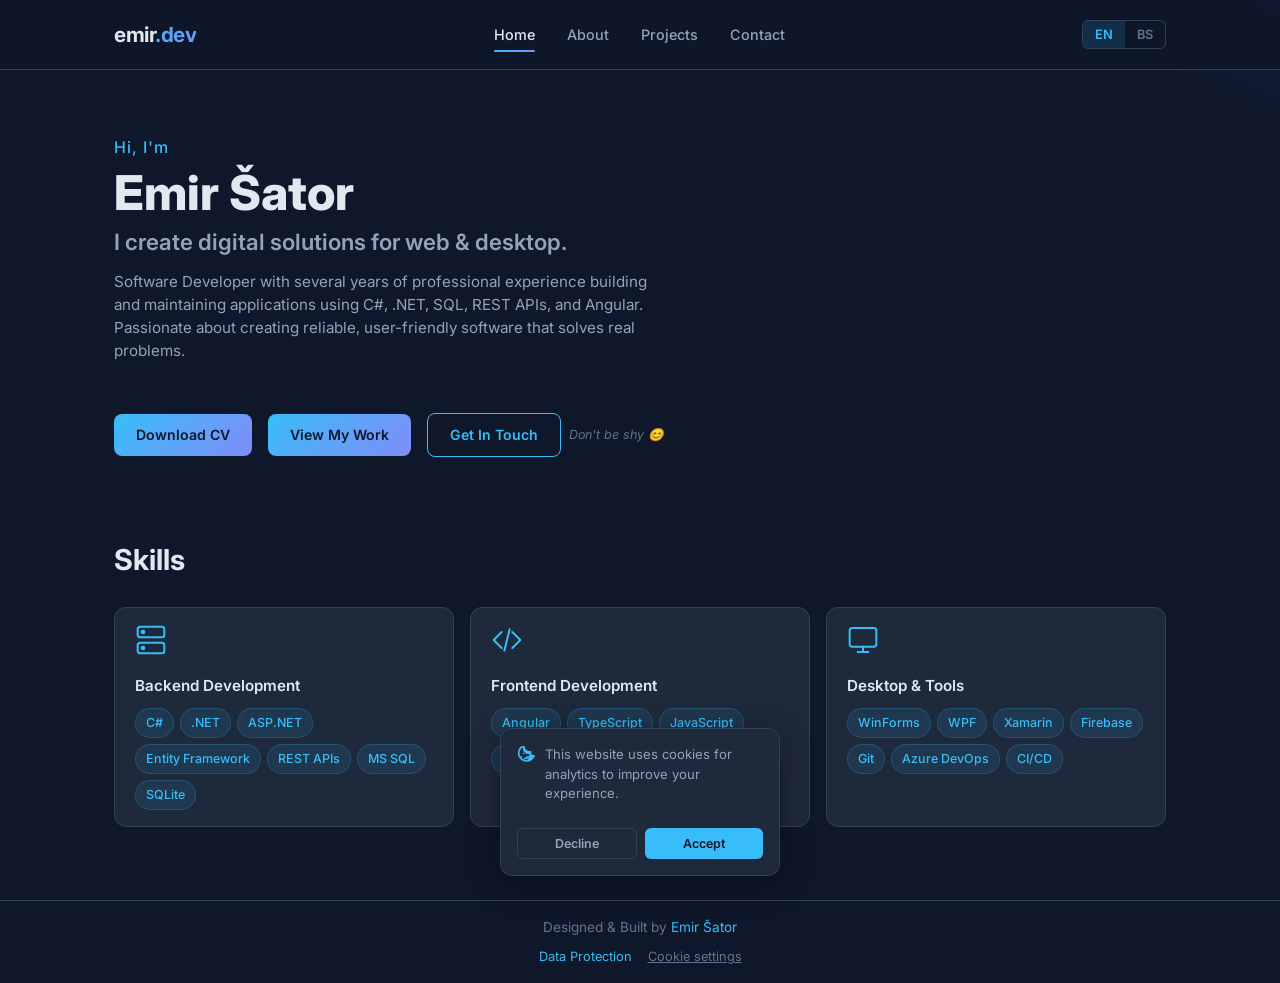
<file: index.html>
<!DOCTYPE html><html lang="en"><head><meta charset="UTF-8"><meta name="viewport" content="width=device-width,initial-scale=1"><title>Emir Šator — Software Developer</title><meta name="description" content="Portfolio of Emir Šator (Emir Sator) — Software Developer specializing in C#, .NET, Angular, and full-stack development."><meta name="keywords" content="Emir Šator, Emir Sator, Software Developer, C#, .NET, Angular, TypeScript, Full-Stack, Sarajevo, Bosnia"><meta name="author" content="Emir Šator"><meta name="google-site-verification" content="dEI9I6FQDNL4_44ouCmSN9lccCxAvQS1H7WWF9dwlFg"><meta property="og:title" content="Emir Šator — Software Developer"><meta property="og:description" content="Software Developer specializing in C#, .NET, Angular, and full-stack development."><meta property="og:type" content="website"><meta property="og:url" content="https://emir-sator.github.io/"><meta name="twitter:card" content="summary"><meta name="twitter:title" content="Emir Šator — Software Developer"><meta name="twitter:description" content="Software Developer specializing in C#, .NET, Angular, and full-stack development."><link rel="canonical" href="https://emir-sator.github.io/"><link rel="stylesheet" href="css/style.css"><link rel="icon" href="data:image/svg+xml,<svg xmlns='http://www.w3.org/2000/svg' viewBox='0 0 100 100'><text y='.9em' font-size='90'>E</text></svg>"></head><body><nav class="navbar"><div class="container"><a href="index.html" class="nav-logo">emir<span>.dev</span></a><div class="nav-links"><a href="index.html" data-i18n="nav.home">Home</a> <a href="about.html" data-i18n="nav.about">About</a> <a href="projects.html" data-i18n="nav.projects">Projects</a> <a href="contact.html" data-i18n="nav.contact">Contact</a></div><div class="nav-right"><div class="lang-switcher"><button class="lang-btn active" data-lang="en">EN</button> <button class="lang-btn" data-lang="bs">BS</button></div><button class="nav-toggle" aria-label="Toggle navigation"><span></span> <span></span> <span></span></button></div></div></nav><section class="hero hero-compact"><div class="container"><div class="hero-content"><p class="hero-greeting" data-i18n="hero.greeting">Hi, I'm</p><h1 class="hero-name">Emir Šator</h1><h2 class="hero-title" data-i18n="hero.title">I create digital solutions for web & desktop.</h2><p class="hero-desc" data-i18n="hero.desc">Software Developer with several years of professional experience building and maintaining applications using C#, .NET, SQL, REST APIs, and Angular. Passionate about creating reliable, user-friendly software that solves real problems.</p><div class="hero-buttons"><a href="files/Emir_Sator_CV.pdf" download="Emir_Šator_CV.pdf" class="btn btn-primary" data-i18n="hero.btn.cv" onclick="trackCVDownload()">Download CV</a> <a href="projects.html" class="btn btn-primary" data-i18n="hero.btn.work">View My Work</a><div class="hero-contact-wrap"><a href="contact.html" class="btn btn-outline" data-i18n="hero.btn.contact">Get In Touch</a> <span class="hero-hint" data-i18n="hero.hint"></span></div></div></div><div class="home-skills"><h2 class="home-skills-title" data-i18n="home.skills">Skills</h2><div class="skills-grid"><div class="skill-category"><div class="skill-category-icon"><svg width="32" height="32" viewBox="0 0 24 24" fill="none" stroke="var(--accent)" stroke-width="1.5" stroke-linecap="round" stroke-linejoin="round"><rect x="2" y="2" width="20" height="8" rx="2"/><rect x="2" y="14" width="20" height="8" rx="2"/><circle cx="6" cy="6" r="1" fill="var(--accent)"/><circle cx="6" cy="18" r="1" fill="var(--accent)"/></svg></div><h3 data-i18n="skill.backend">Backend Development</h3><div class="skill-tags"><span class="skill-tag">C#</span> <span class="skill-tag">.NET</span> <span class="skill-tag">ASP.NET</span> <span class="skill-tag">Entity Framework</span> <span class="skill-tag">REST APIs</span> <span class="skill-tag">MS SQL</span> <span class="skill-tag">SQLite</span></div></div><div class="skill-category"><div class="skill-category-icon"><svg width="32" height="32" viewBox="0 0 24 24" fill="none" stroke="var(--accent)" stroke-width="1.5" stroke-linecap="round" stroke-linejoin="round"><polyline points="16 18 22 12 16 6"/><polyline points="8 6 2 12 8 18"/><line x1="14" y1="4" x2="10" y2="20"/></svg></div><h3 data-i18n="skill.frontend">Frontend Development</h3><div class="skill-tags"><span class="skill-tag">Angular</span> <span class="skill-tag">TypeScript</span> <span class="skill-tag">JavaScript</span> <span class="skill-tag">HTML</span> <span class="skill-tag">CSS</span> <span class="skill-tag">AngularJS</span></div></div><div class="skill-category"><div class="skill-category-icon"><svg width="32" height="32" viewBox="0 0 24 24" fill="none" stroke="var(--accent)" stroke-width="1.5" stroke-linecap="round" stroke-linejoin="round"><rect x="2" y="3" width="20" height="14" rx="2"/><line x1="8" y1="21" x2="16" y2="21"/><line x1="12" y1="17" x2="12" y2="21"/></svg></div><h3 data-i18n="skill.desktop">Desktop & Tools</h3><div class="skill-tags"><span class="skill-tag">WinForms</span> <span class="skill-tag">WPF</span> <span class="skill-tag">Xamarin</span> <span class="skill-tag">Firebase</span> <span class="skill-tag">Git</span> <span class="skill-tag">Azure DevOps</span> <span class="skill-tag">CI/CD</span></div></div></div></div></div></section><footer class="footer"><div class="container"><p data-i18n-html="footer.credit">Designed & Built by <a href="https://github.com/emir-sator">Emir Šator</a></p><div class="footer-links"><a href="privacy.html" data-i18n="footer.privacy">Zaštita podataka</a></div></div></footer><script src="js/main.js"></script></body></html>
</file>
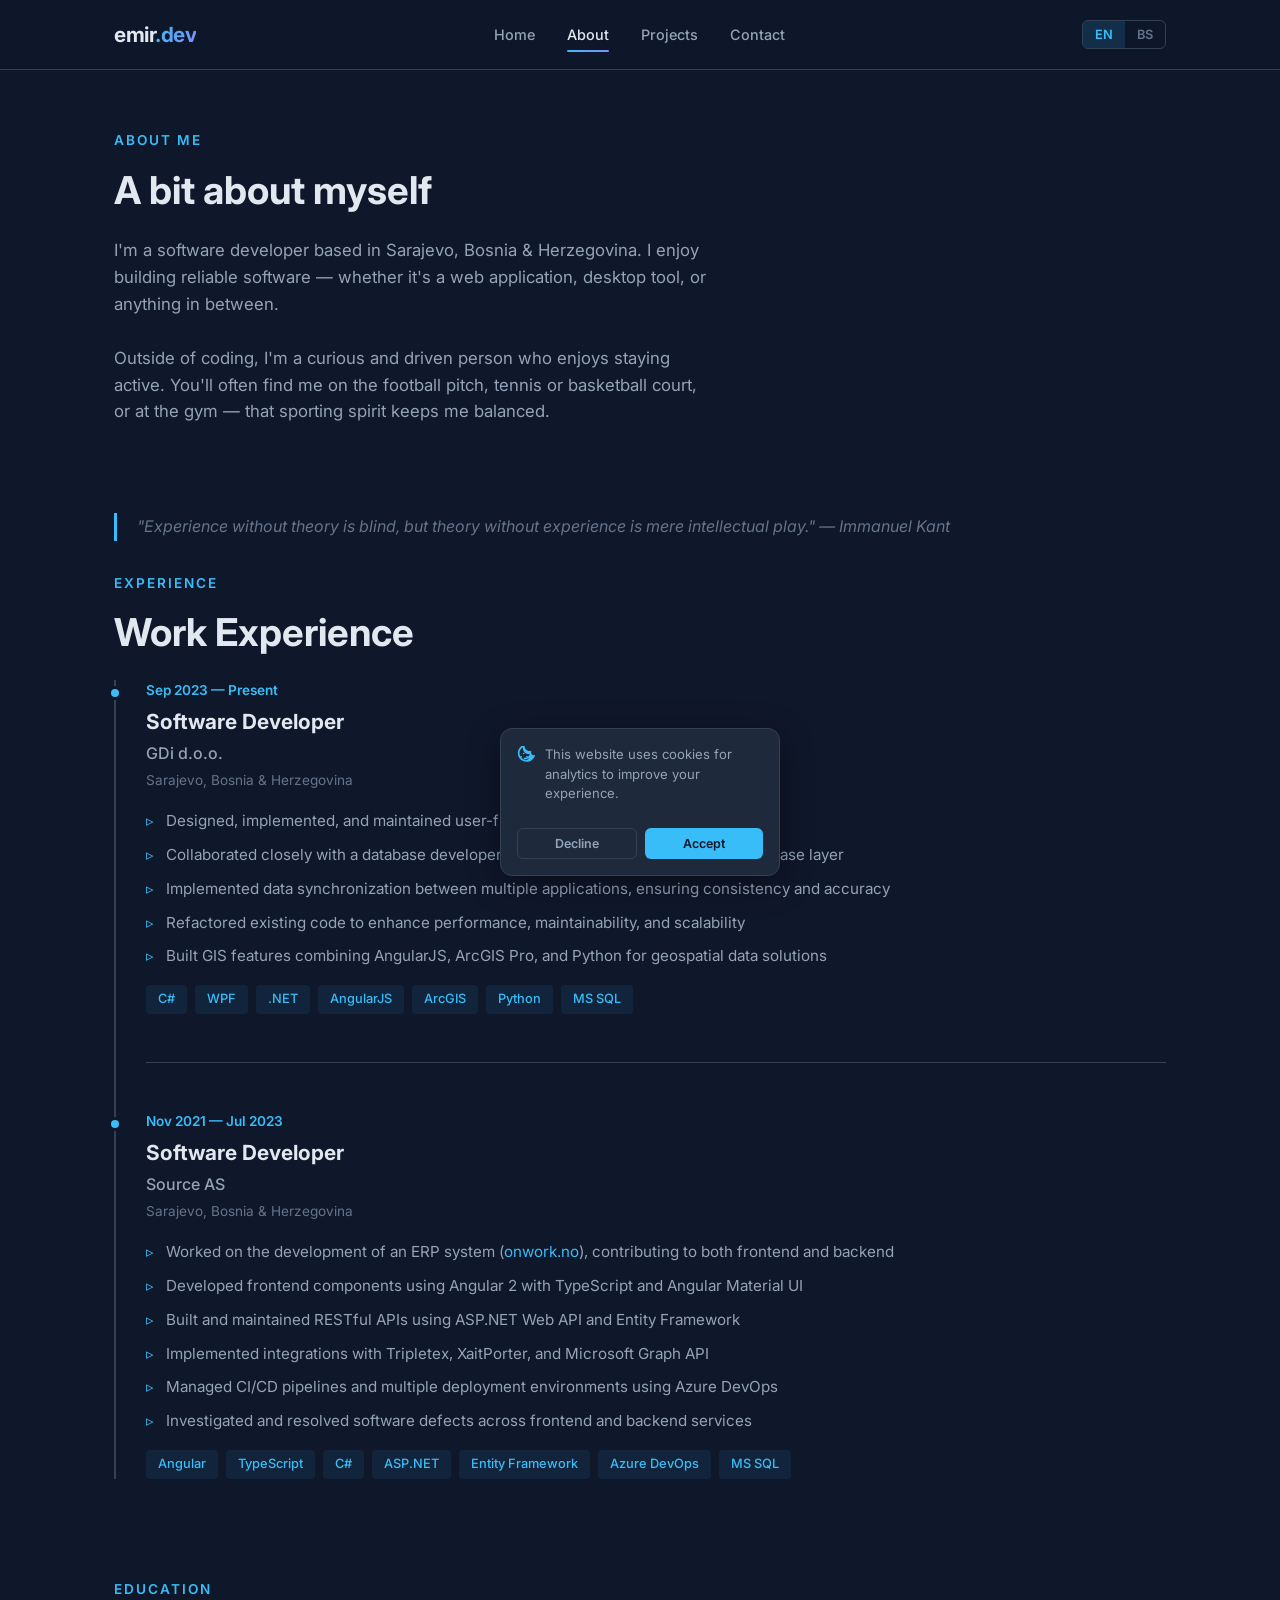
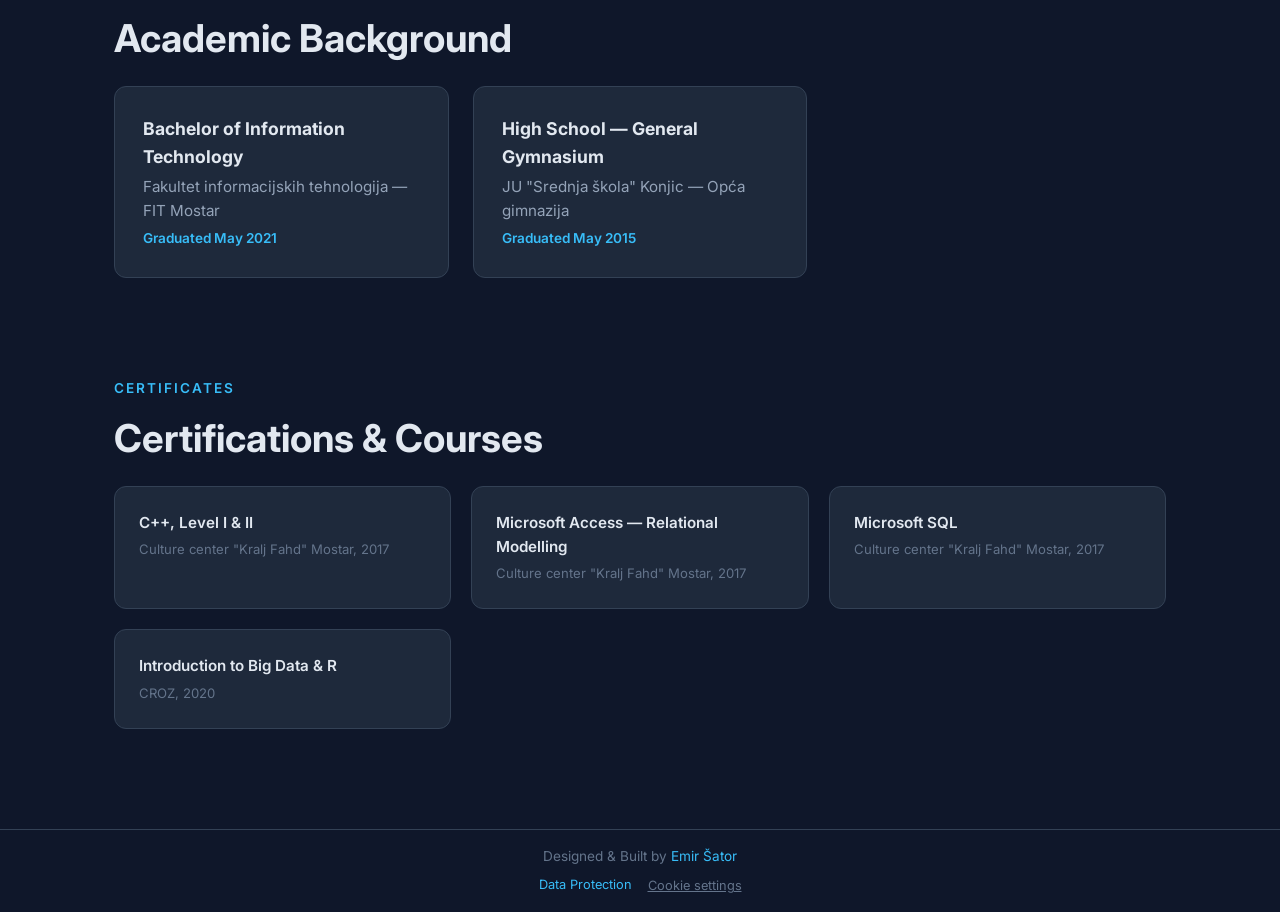
<file: about.html>
<!DOCTYPE html><html lang="en"><head><meta charset="UTF-8"><meta name="viewport" content="width=device-width,initial-scale=1"><title>About — Emir Šator</title><meta name="description" content="About Emir Šator (Emir Sator) — experience, education, and skills."><meta name="keywords" content="Emir Šator, Emir Sator, Software Developer, About, Experience, Education, Skills"><meta name="author" content="Emir Šator"><meta property="og:title" content="About — Emir Šator"><meta property="og:description" content="Experience, education, and skills of Emir Šator."><meta property="og:url" content="https://emir-sator.github.io/about.html"><link rel="canonical" href="https://emir-sator.github.io/about.html"><link rel="stylesheet" href="css/style.css"><link rel="icon" href="data:image/svg+xml,<svg xmlns='http://www.w3.org/2000/svg' viewBox='0 0 100 100'><text y='.9em' font-size='90'>E</text></svg>"></head><body><nav class="navbar"><div class="container"><a href="index.html" class="nav-logo">emir<span>.dev</span></a><div class="nav-links"><a href="index.html" data-i18n="nav.home">Home</a> <a href="about.html" data-i18n="nav.about">About</a> <a href="projects.html" data-i18n="nav.projects">Projects</a> <a href="contact.html" data-i18n="nav.contact">Contact</a></div><div class="nav-right"><div class="lang-switcher"><button class="lang-btn active" data-lang="en">EN</button> <button class="lang-btn" data-lang="bs">BS</button></div><button class="nav-toggle" aria-label="Toggle navigation"><span></span> <span></span> <span></span></button></div></div></nav><section class="section section-first"><div class="container"><p class="section-label fade-in" data-i18n="about.label">About Me</p><h1 class="section-title fade-in" data-i18n="about.title">A bit about myself</h1><p class="section-subtitle fade-in" data-i18n-html="about.desc">I'm a software developer based in Sarajevo, Bosnia & Herzegovina. I enjoy building reliable software — whether it's a web application, desktop tool, or anything in between.<br><br>Outside of coding, I'm a curious and driven person who enjoys staying active. You'll often find me on the football pitch, tennis or basketball court, or at the gym — that sporting spirit keeps me balanced.</p></div></section><section class="section section-continuation"><div class="container"><blockquote class="section-quote fade-in" data-i18n="exp.quote">"Experience without theory is blind, but theory without experience is mere intellectual play." — Immanuel Kant</blockquote><p class="section-label fade-in" data-i18n="exp.label">Experience</p><h2 class="section-title fade-in" data-i18n="exp.title">Work Experience</h2><div class="timeline"><div class="timeline-item fade-in"><div class="timeline-date" data-i18n="exp.gdi.date">Sep 2023 — Present</div><div class="timeline-role" data-i18n="exp.gdi.role">Software Developer</div><div class="timeline-company">GDi d.o.o.</div><div class="timeline-location" data-i18n="exp.gdi.location">Sarajevo, Bosnia & Herzegovina</div><ul class="timeline-desc"><li data-i18n="exp.gdi.1">Designed, implemented, and maintained user-friendly desktop applications using WPF</li><li data-i18n="exp.gdi.2">Collaborated closely with a database developer to develop and maintain a robust database layer</li><li data-i18n="exp.gdi.3">Implemented data synchronization between multiple applications, ensuring consistency and accuracy</li><li data-i18n="exp.gdi.4">Refactored existing code to enhance performance, maintainability, and scalability</li><li data-i18n="exp.gdi.5">Built GIS features combining AngularJS, ArcGIS Pro, and Python for geospatial data solutions</li></ul><div class="timeline-tech"><span>C#</span> <span>WPF</span> <span>.NET</span> <span>AngularJS</span> <span>ArcGIS</span> <span>Python</span> <span>MS SQL</span></div></div><div class="timeline-item fade-in"><div class="timeline-date" data-i18n="exp.source.date">Nov 2021 — Jul 2023</div><div class="timeline-role" data-i18n="exp.source.role">Software Developer</div><div class="timeline-company">Source AS</div><div class="timeline-location" data-i18n="exp.source.location">Sarajevo, Bosnia & Herzegovina</div><ul class="timeline-desc"><li data-i18n-html="exp.source.1">Worked on the development of an ERP system (<a href="https://www.onwork.no" target="_blank" rel="noopener">onwork.no</a>), contributing to both frontend and backend</li><li data-i18n="exp.source.2">Developed frontend components using Angular 2 with TypeScript and Angular Material UI</li><li data-i18n="exp.source.3">Built and maintained RESTful APIs using ASP.NET Web API and Entity Framework</li><li data-i18n="exp.source.4">Implemented integrations with Tripletex, XaitPorter, and Microsoft Graph API</li><li data-i18n="exp.source.5">Managed CI/CD pipelines and multiple deployment environments using Azure DevOps</li><li data-i18n="exp.source.6">Investigated and resolved software defects across frontend and backend services</li></ul><div class="timeline-tech"><span>Angular</span> <span>TypeScript</span> <span>C#</span> <span>ASP.NET</span> <span>Entity Framework</span> <span>Azure DevOps</span> <span>MS SQL</span></div></div></div></div></section><section class="section section-continuation"><div class="container"><p class="section-label fade-in" data-i18n="edu.label">Education</p><h2 class="section-title fade-in" data-i18n="edu.title">Academic Background</h2><div class="education-grid"><div class="edu-card fade-in"><h3 data-i18n="edu.fit.degree">Bachelor of Information Technology</h3><p class="school">Fakultet informacijskih tehnologija — FIT Mostar</p><p class="year" data-i18n="edu.fit.year">Graduated May 2021</p></div><div class="edu-card fade-in"><h3 data-i18n="edu.hs.degree">High School — General Gymnasium</h3><p class="school">JU "Srednja škola" Konjic — Opća gimnazija</p><p class="year" data-i18n="edu.hs.year">Graduated May 2015</p></div></div></div></section><section class="section section-continuation"><div class="container"><p class="section-label fade-in" data-i18n="cert.label">Certificates</p><h2 class="section-title fade-in" data-i18n="cert.title">Certifications & Courses</h2><div class="certs-grid"><div class="cert-card fade-in"><h4>C++, Level I & II</h4><p>Culture center "Kralj Fahd" Mostar, 2017</p></div><div class="cert-card fade-in"><h4>Microsoft Access — Relational Modelling</h4><p>Culture center "Kralj Fahd" Mostar, 2017</p></div><div class="cert-card fade-in"><h4>Microsoft SQL</h4><p>Culture center "Kralj Fahd" Mostar, 2017</p></div><div class="cert-card fade-in"><h4>Introduction to Big Data & R</h4><p>CROZ, 2020</p></div></div></div></section><footer class="footer"><div class="container"><p data-i18n-html="footer.credit">Designed & Built by <a href="https://github.com/emir-sator">Emir Šator</a></p><div class="footer-links"><a href="privacy.html" data-i18n="footer.privacy">Zaštita podataka</a></div></div></footer><script src="js/main.js"></script></body></html>
</file>
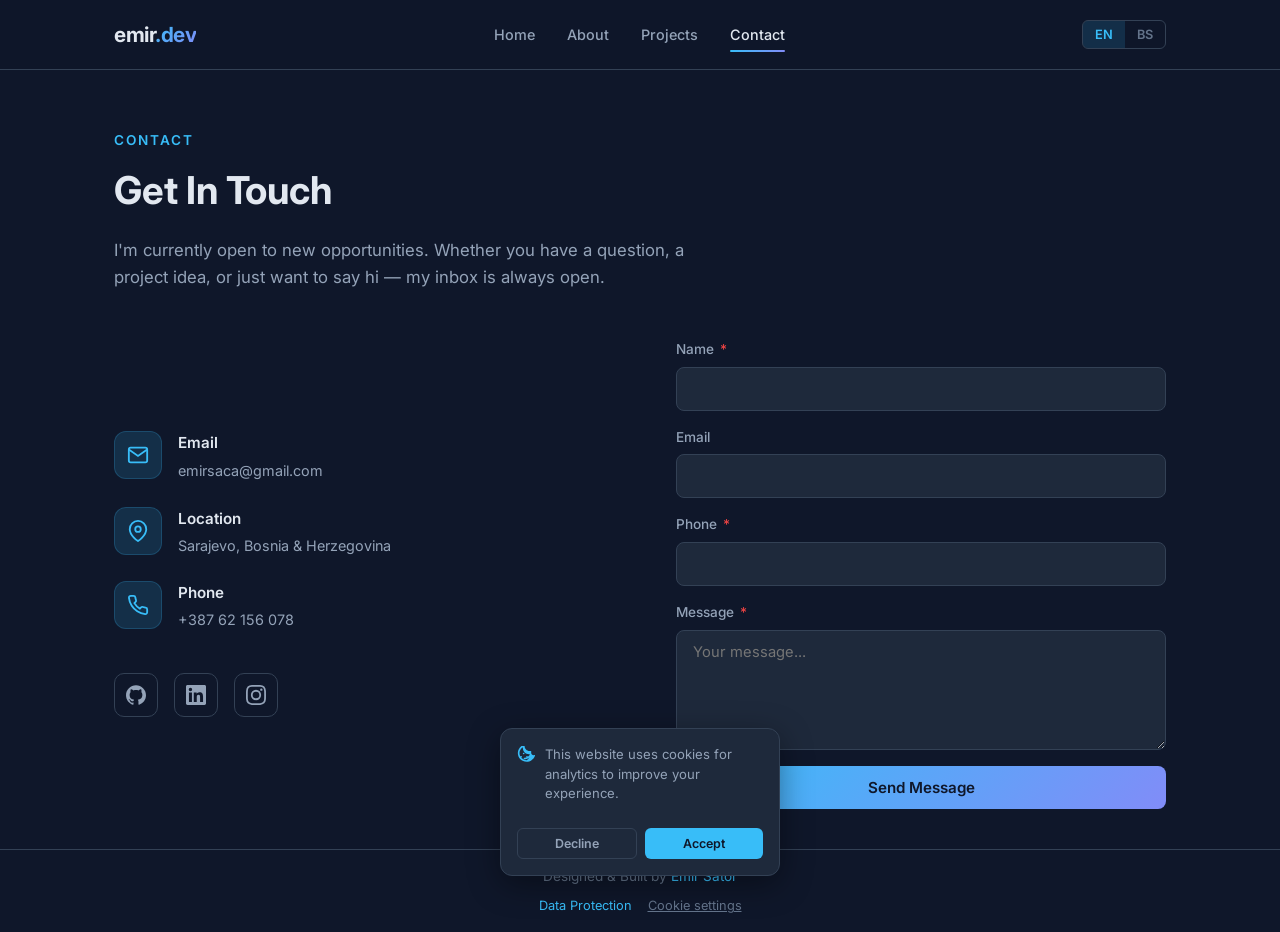
<file: contact.html>
<!DOCTYPE html><html lang="en"><head><meta charset="UTF-8"><meta name="viewport" content="width=device-width,initial-scale=1"><title>Contact — Emir Šator</title><meta name="description" content="Get in touch with Emir Šator (Emir Sator) — Software Developer based in Sarajevo."><meta name="keywords" content="Emir Šator, Emir Sator, Software Developer, Contact, Sarajevo"><meta name="author" content="Emir Šator"><meta property="og:title" content="Contact — Emir Šator"><meta property="og:description" content="Get in touch with Emir Šator — Software Developer based in Sarajevo."><meta property="og:url" content="https://emir-sator.github.io/contact.html"><link rel="canonical" href="https://emir-sator.github.io/contact.html"><link rel="stylesheet" href="css/style.css"><link rel="icon" href="data:image/svg+xml,<svg xmlns='http://www.w3.org/2000/svg' viewBox='0 0 100 100'><text y='.9em' font-size='90'>E</text></svg>"></head><body><nav class="navbar"><div class="container"><a href="index.html" class="nav-logo">emir<span>.dev</span></a><div class="nav-links"><a href="index.html" data-i18n="nav.home">Home</a> <a href="about.html" data-i18n="nav.about">About</a> <a href="projects.html" data-i18n="nav.projects">Projects</a> <a href="contact.html" data-i18n="nav.contact">Contact</a></div><div class="nav-right"><div class="lang-switcher"><button class="lang-btn active" data-lang="en">EN</button> <button class="lang-btn" data-lang="bs">BS</button></div><button class="nav-toggle" aria-label="Toggle navigation"><span></span> <span></span> <span></span></button></div></div></nav><section class="section section-first"><div class="container"><p class="section-label fade-in" data-i18n="contact.label">Contact</p><h1 class="section-title fade-in" data-i18n="contact.title">Get In Touch</h1><p class="section-subtitle fade-in" data-i18n="contact.desc">I'm currently open to new opportunities. Whether you have a question, a project idea, or just want to say hi — my inbox is always open.</p><div class="contact-grid"><div class="contact-info fade-in"><div class="contact-item"><div class="contact-icon"><svg viewBox="0 0 24 24" fill="none" stroke="currentColor" stroke-width="2"><path d="M4 4h16c1.1 0 2 .9 2 2v12c0 1.1-.9 2-2 2H4c-1.1 0-2-.9-2-2V6c0-1.1.9-2 2-2z"/><polyline points="22,6 12,13 2,6"/></svg></div><div><h4 data-i18n="contact.email">Email</h4><a href="mailto:emirsaca@gmail.com">emirsaca@gmail.com</a></div></div><div class="contact-item"><div class="contact-icon"><svg viewBox="0 0 24 24" fill="none" stroke="currentColor" stroke-width="2"><path d="M21 10c0 7-9 13-9 13s-9-6-9-13a9 9 0 0 1 18 0z"/><circle cx="12" cy="10" r="3"/></svg></div><div><h4 data-i18n="contact.location">Location</h4><p data-i18n="contact.location.value">Sarajevo, Bosnia & Herzegovina</p></div></div><div class="contact-item"><div class="contact-icon"><svg viewBox="0 0 24 24" fill="none" stroke="currentColor" stroke-width="2"><path d="M22 16.92v3a2 2 0 0 1-2.18 2 19.79 19.79 0 0 1-8.63-3.07 19.5 19.5 0 0 1-6-6 19.79 19.79 0 0 1-3.07-8.67A2 2 0 0 1 4.11 2h3a2 2 0 0 1 2 1.72 12.84 12.84 0 0 0 .7 2.81 2 2 0 0 1-.45 2.11L8.09 9.91a16 16 0 0 0 6 6l1.27-1.27a2 2 0 0 1 2.11-.45 12.84 12.84 0 0 0 2.81.7A2 2 0 0 1 22 16.92z"/></svg></div><div><h4 data-i18n="contact.phone">Phone</h4><a href="tel:+38762156078">+387 62 156 078</a></div></div><div class="social-links"><a href="https://github.com/emir-sator" target="_blank" rel="noopener" class="social-link" aria-label="GitHub"><svg viewBox="0 0 24 24"><path d="M12 .297c-6.63 0-12 5.373-12 12 0 5.303 3.438 9.8 8.205 11.385.6.113.82-.258.82-.577 0-.285-.01-1.04-.015-2.04-3.338.724-4.042-1.61-4.042-1.61C4.422 18.07 3.633 17.7 3.633 17.7c-1.087-.744.084-.729.084-.729 1.205.084 1.838 1.236 1.838 1.236 1.07 1.835 2.809 1.305 3.495.998.108-.776.417-1.305.76-1.605-2.665-.3-5.466-1.332-5.466-5.93 0-1.31.465-2.38 1.235-3.22-.135-.303-.54-1.523.105-3.176 0 0 1.005-.322 3.3 1.23.96-.267 1.98-.399 3-.405 1.02.006 2.04.138 3 .405 2.28-1.552 3.285-1.23 3.285-1.23.645 1.653.24 2.873.12 3.176.765.84 1.23 1.91 1.23 3.22 0 4.61-2.805 5.625-5.475 5.92.42.36.81 1.096.81 2.22 0 1.606-.015 2.896-.015 3.286 0 .315.21.69.825.57C20.565 22.092 24 17.592 24 12.297c0-6.627-5.373-12-12-12"/></svg> </a><a href="https://linkedin.com/in/emir-%C5%A1ator-a51629130" target="_blank" rel="noopener" class="social-link" aria-label="LinkedIn"><svg viewBox="0 0 24 24"><path d="M20.447 20.452h-3.554v-5.569c0-1.328-.027-3.037-1.852-3.037-1.853 0-2.136 1.445-2.136 2.939v5.667H9.351V9h3.414v1.561h.046c.477-.9 1.637-1.85 3.37-1.85 3.601 0 4.267 2.37 4.267 5.455v6.286zM5.337 7.433a2.062 2.062 0 01-2.063-2.065 2.064 2.064 0 112.063 2.065zm1.782 13.019H3.555V9h3.564v11.452zM22.225 0H1.771C.792 0 0 .774 0 1.729v20.542C0 23.227.792 24 1.771 24h20.451C23.2 24 24 23.227 24 22.271V1.729C24 .774 23.2 0 22.222 0h.003z"/></svg> </a><a href="https://instagram.com/emir.5_" target="_blank" rel="noopener" class="social-link" aria-label="Instagram"><svg viewBox="0 0 24 24"><path d="M12 2.163c3.204 0 3.584.012 4.85.07 3.252.148 4.771 1.691 4.919 4.919.058 1.265.069 1.645.069 4.849 0 3.205-.012 3.584-.069 4.849-.149 3.225-1.664 4.771-4.919 4.919-1.266.058-1.644.07-4.85.07-3.204 0-3.584-.012-4.849-.07-3.26-.149-4.771-1.699-4.919-4.92-.058-1.265-.07-1.644-.07-4.849 0-3.204.013-3.583.07-4.849.149-3.227 1.664-4.771 4.919-4.919 1.266-.057 1.645-.069 4.849-.069zM12 0C8.741 0 8.333.014 7.053.072 2.695.272.273 2.69.073 7.052.014 8.333 0 8.741 0 12c0 3.259.014 3.668.072 4.948.2 4.358 2.618 6.78 6.98 6.98C8.333 23.986 8.741 24 12 24c3.259 0 3.668-.014 4.948-.072 4.354-.2 6.782-2.618 6.979-6.98.059-1.28.073-1.689.073-4.948 0-3.259-.014-3.667-.072-4.947-.196-4.354-2.617-6.78-6.979-6.98C15.668.014 15.259 0 12 0zm0 5.838a6.162 6.162 0 100 12.324 6.162 6.162 0 000-12.324zM12 16a4 4 0 110-8 4 4 0 010 8zm6.406-11.845a1.44 1.44 0 100 2.881 1.44 1.44 0 000-2.881z"/></svg></a></div></div><div class="form-success" data-i18n="form.success">Thank you! Your message has been sent successfully.</div><form class="contact-form fade-in" action="https://formspree.io/f/xoedpwaq" method="POST" novalidate><div class="form-group"><label for="name"><span data-i18n="form.name">Name</span> <span class="required">*</span></label> <input type="text" id="name" name="name" placeholder=" " required> <span class="form-error" data-i18n="form.name.error">Please enter your name.</span></div><div class="form-group"><label for="email"><span data-i18n="form.email">Email</span></label> <input type="email" id="email" name="email" placeholder=" "> <span class="form-error" data-i18n="form.email.error">Please enter a valid email address.</span></div><div class="form-group"><label for="phone"><span data-i18n="form.phone">Phone</span> <span class="required">*</span></label> <input type="tel" id="phone" name="phone" placeholder=" " required> <span class="form-error" data-i18n="form.phone.error">Please enter your phone number.</span></div><div class="form-group"><label for="message"><span data-i18n="form.message">Message</span> <span class="required">*</span></label> <textarea id="message" name="message" data-i18n-placeholder="form.message.placeholder" placeholder="Your message..." required></textarea> <span class="form-error" data-i18n="form.message.error">Please enter a message.</span></div><button type="submit" class="btn btn-primary btn-full" data-i18n="form.submit">Send Message</button></form></div></div></section><footer class="footer"><div class="container"><p data-i18n-html="footer.credit">Designed & Built by <a href="https://github.com/emir-sator">Emir Šator</a></p><div class="footer-links"><a href="privacy.html" data-i18n="footer.privacy">Zaštita podataka</a></div></div></footer><script src="js/main.js"></script></body></html>
</file>
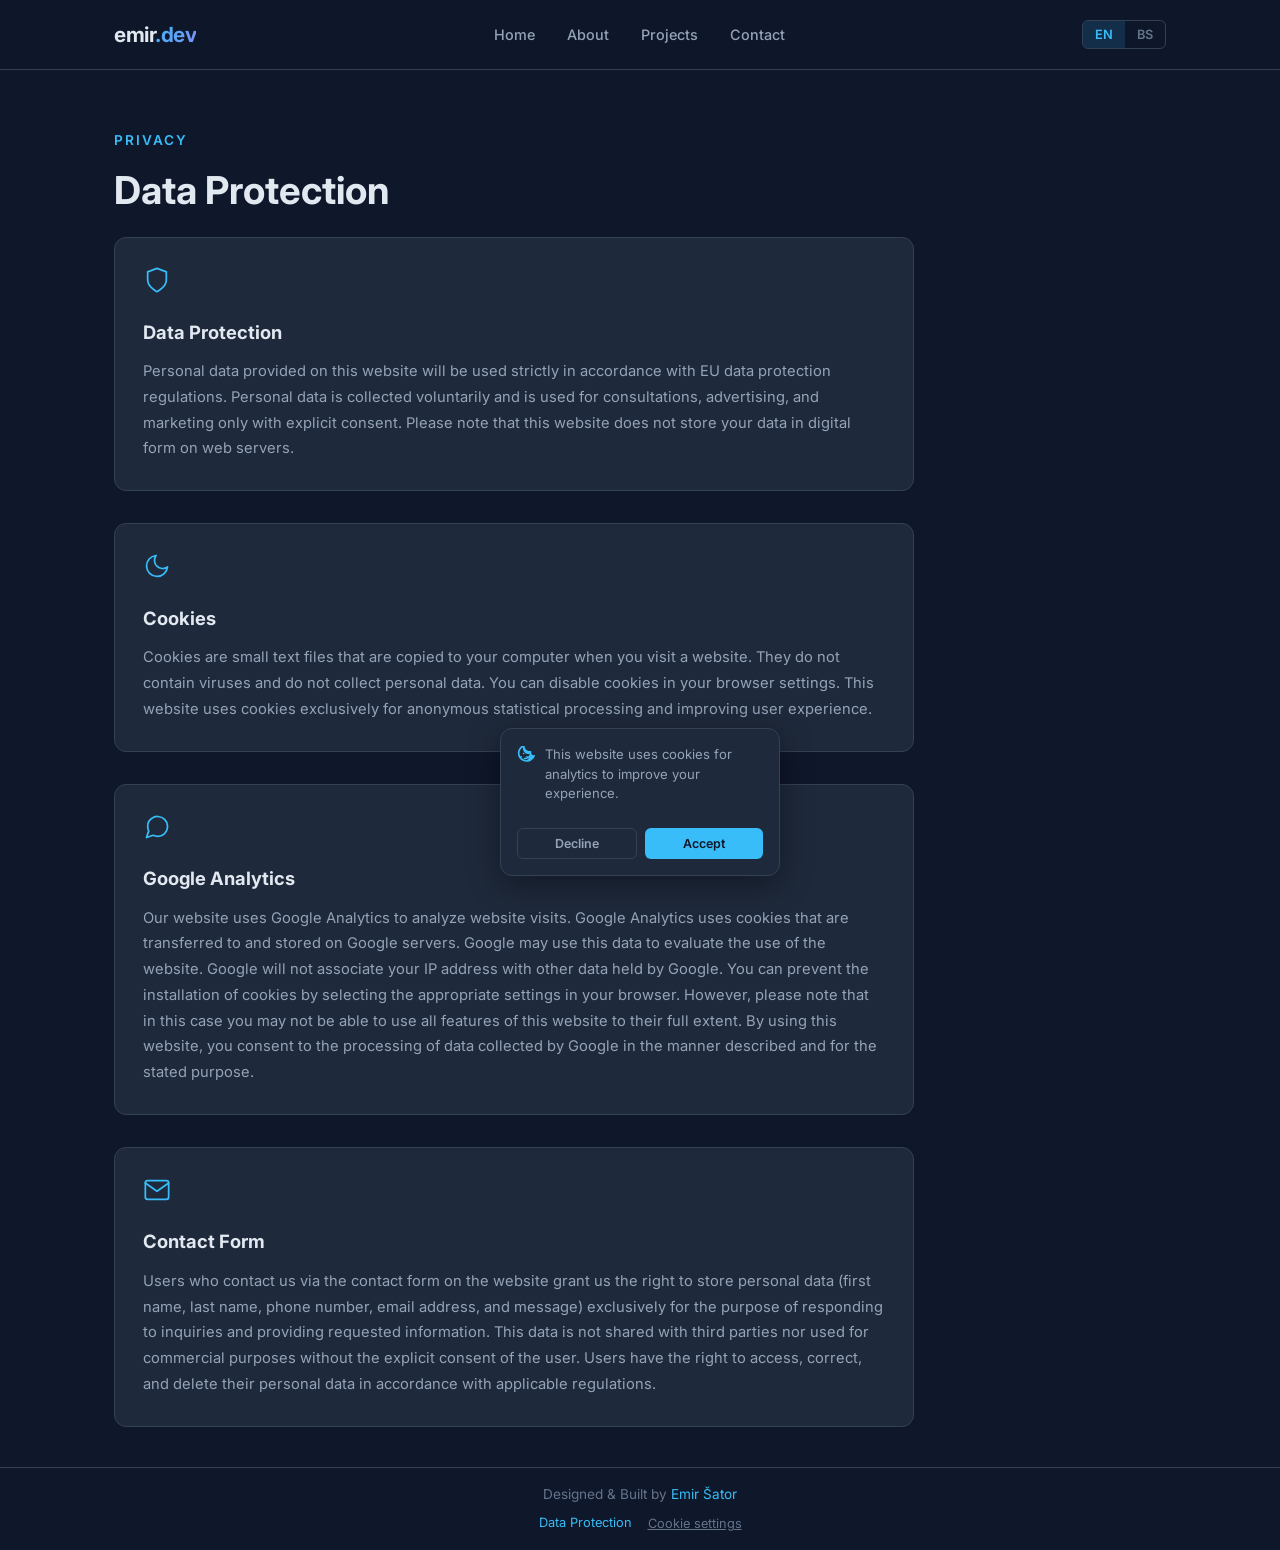
<file: privacy.html>
<!DOCTYPE html><html lang="bs"><head><meta charset="UTF-8"><meta name="viewport" content="width=device-width,initial-scale=1"><title>Zaštita podataka — Emir Šator</title><meta name="description" content="Zaštita podataka i uslovi korištenja web stranice Emir Šator (Emir Sator)."><meta name="keywords" content="Emir Šator, Emir Sator, Zaštita podataka, Privatnost, Kolačići"><meta name="author" content="Emir Šator"><meta property="og:title" content="Zaštita podataka — Emir Šator"><meta property="og:description" content="Zaštita podataka i uslovi korištenja web stranice."><meta property="og:url" content="https://emir-sator.github.io/privacy.html"><link rel="canonical" href="https://emir-sator.github.io/privacy.html"><link rel="stylesheet" href="css/style.css"><link rel="icon" href="data:image/svg+xml,<svg xmlns='http://www.w3.org/2000/svg' viewBox='0 0 100 100'><text y='.9em' font-size='90'>E</text></svg>"></head><body><nav class="navbar"><div class="container"><a href="index.html" class="nav-logo">emir<span>.dev</span></a><div class="nav-links"><a href="index.html" data-i18n="nav.home">Home</a> <a href="about.html" data-i18n="nav.about">About</a> <a href="projects.html" data-i18n="nav.projects">Projects</a> <a href="contact.html" data-i18n="nav.contact">Contact</a></div><div class="nav-right"><div class="lang-switcher"><button class="lang-btn active" data-lang="en">EN</button> <button class="lang-btn" data-lang="bs">BS</button></div><button class="nav-toggle" aria-label="Toggle navigation"><span></span> <span></span> <span></span></button></div></div></nav><section class="section section-first"><div class="container"><p class="section-label fade-in" data-i18n="privacy.label">Privacy</p><h1 class="section-title fade-in" data-i18n="privacy.title">Zaštita podataka</h1><div class="privacy-content fade-in"><div class="privacy-block"><div class="privacy-icon"><svg width="28" height="28" viewBox="0 0 24 24" fill="none" stroke="var(--accent)" stroke-width="1.5" stroke-linecap="round" stroke-linejoin="round"><path d="M12 22s8-4 8-10V5l-8-3-8 3v7c0 6 8 10 8 10z"/></svg></div><h2 data-i18n="privacy.data.title">Zaštita podataka</h2><p data-i18n="privacy.data.text">Osobni podaci navedeni na prezentaciji koristit će se strogo u skladu s odredbama zakona o zaštiti podataka EU-a. Osobni podaci se prikupljaju dobrovoljno te se koriste za konzultacije, oglašavanje i marketing samo uz izričit pristanak. Napominjemo da ova web stranica ne pohranjuje Vaše podatke u digitalnom obliku na web poslužiteljima.</p></div><div class="privacy-block"><div class="privacy-icon"><svg width="28" height="28" viewBox="0 0 24 24" fill="none" stroke="var(--accent)" stroke-width="1.5" stroke-linecap="round" stroke-linejoin="round"><path d="M21 12.79A9 9 0 1 1 11.21 3 7 7 0 0 0 21 12.79z"/></svg></div><h2 data-i18n="privacy.cookies.title">Kolačići (Cookies)</h2><p data-i18n="privacy.cookies.text">Kolačići su male tekstualne datoteke koje se kopiraju na vaše računalo kada posjetite web stranicu. Ne sadrže viruse i ne prikupljaju osobne podatke. Možete onemogućiti kolačiće u postavkama vašeg preglednika. Stranica koristi kolačiće isključivo za anonimnu statističku obradu i poboljšanje korisničkog iskustva.</p></div><div class="privacy-block"><div class="privacy-icon"><svg width="28" height="28" viewBox="0 0 24 24" fill="none" stroke="var(--accent)" stroke-width="1.5" stroke-linecap="round" stroke-linejoin="round"><path d="M21 11.5a8.38 8.38 0 0 1-.9 3.8 8.5 8.5 0 0 1-7.6 4.7 8.38 8.38 0 0 1-3.8-.9L3 21l1.9-5.7a8.38 8.38 0 0 1-.9-3.8 8.5 8.5 0 0 1 4.7-7.6 8.38 8.38 0 0 1 3.8-.9h.5a8.48 8.48 0 0 1 8 8v.5z"/></svg></div><h2 data-i18n="privacy.analytics.title">Google Analytics</h2><p data-i18n="privacy.analytics.text">Web stranica koristi Google Analytics za analizu posjeta web stranici. Google Analytics koristi kolačiće koji se prenose na Google servere i pohranjuju na njima. Google može koristiti ove podatke u svrhu procjene korištenja web stranice. Google neće svrstati vašu IP adresu s drugim podacima koje Google posjeduje. Možete spriječiti instalaciju kolačića odabirom odgovarajućih postavki vašeg preglednika. Međutim, napominjemo da u tom slučaju možda nećete moći koristiti sve funkcionalnosti ove web stranice u potpunosti. Korištenjem ove web stranice pristajete na obradu podataka koje prikuplja Google na opisani način i u navedenu svrhu.</p></div><div class="privacy-block"><div class="privacy-icon"><svg width="28" height="28" viewBox="0 0 24 24" fill="none" stroke="var(--accent)" stroke-width="1.5" stroke-linecap="round" stroke-linejoin="round"><path d="M4 4h16c1.1 0 2 .9 2 2v12c0 1.1-.9 2-2 2H4c-1.1 0-2-.9-2-2V6c0-1.1.9-2 2-2z"/><polyline points="22,6 12,13 2,6"/></svg></div><h2 data-i18n="privacy.contact.title">Kontakt forma</h2><p data-i18n="privacy.contact.text">Korisnici koji nas kontaktiraju putem kontakt forme na web stranici daju nam pravo na pohranu osobnih podataka (ime, prezime, broj telefona, e-mail adresa i poruka) isključivo u svrhu odgovaranja na upite i pružanja traženih informacija. Ovi podaci se ne prenose trećim stranama niti se koriste u komercijalne svrhe bez izričitog pristanka korisnika. Korisnici imaju pravo uvida, ispravka i brisanja svojih osobnih podataka u skladu s važećim propisima.</p></div></div></div></section><footer class="footer"><div class="container"><p data-i18n-html="footer.credit">Designed & Built by <a href="https://github.com/emir-sator">Emir Šator</a></p><div class="footer-links"><a href="privacy.html" data-i18n="footer.privacy">Zaštita podataka</a></div></div></footer><script src="js/main.js"></script></body></html>
</file>
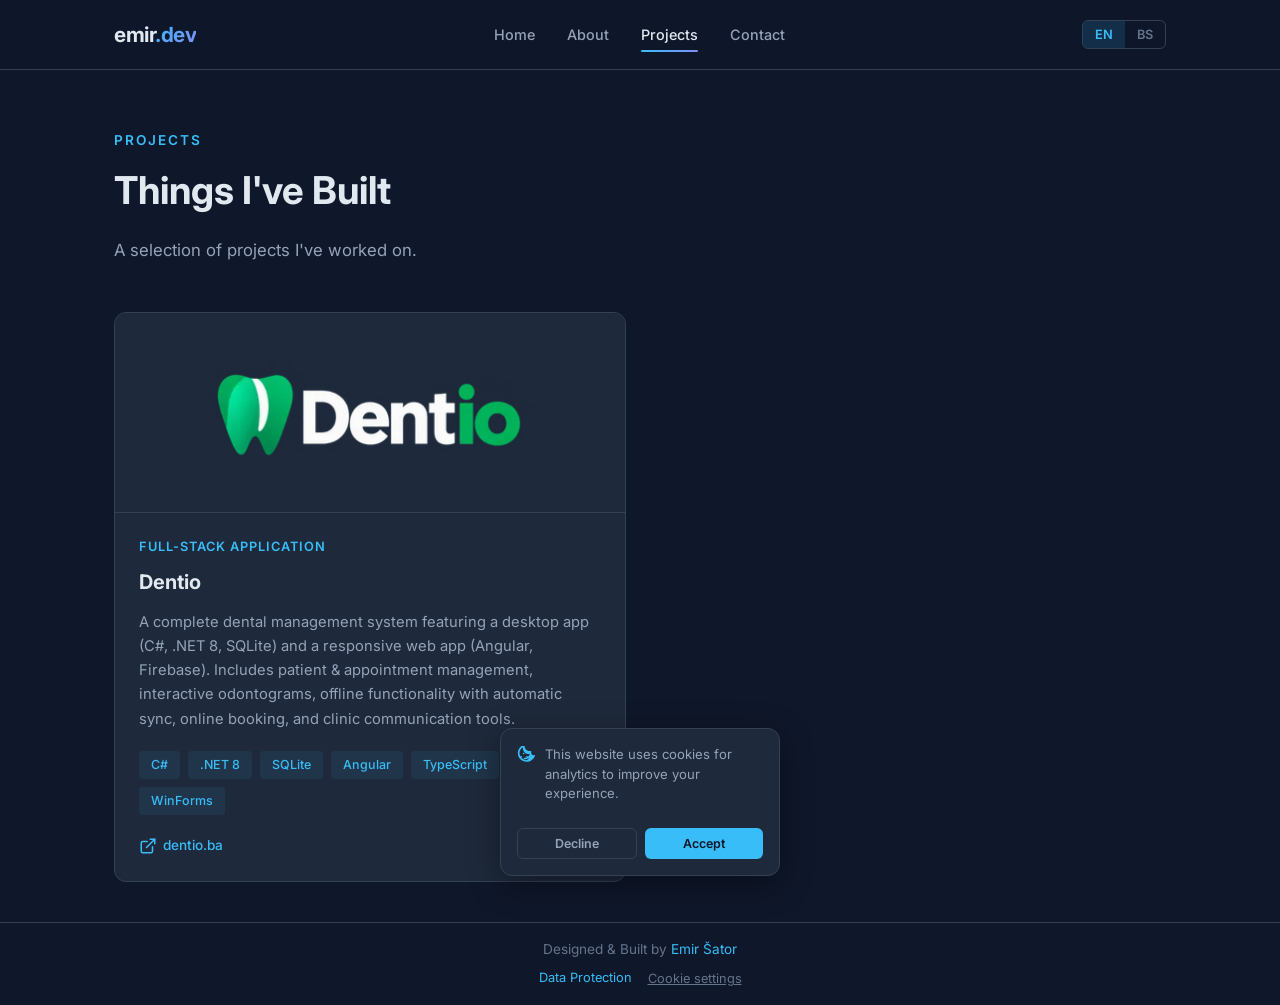
<file: projects.html>
<!DOCTYPE html><html lang="en"><head><meta charset="UTF-8"><meta name="viewport" content="width=device-width,initial-scale=1"><title>Projects — Emir Šator</title><meta name="description" content="Projects by Emir Šator (Emir Sator) — Dentio dental management system and more."><meta name="keywords" content="Emir Šator, Emir Sator, Software Developer, Projects, Dentio, Portfolio"><meta name="author" content="Emir Šator"><meta property="og:title" content="Projects — Emir Šator"><meta property="og:description" content="Projects by Emir Šator — Dentio dental management system and more."><meta property="og:url" content="https://emir-sator.github.io/projects.html"><link rel="canonical" href="https://emir-sator.github.io/projects.html"><link rel="stylesheet" href="css/style.css"><link rel="icon" href="data:image/svg+xml,<svg xmlns='http://www.w3.org/2000/svg' viewBox='0 0 100 100'><text y='.9em' font-size='90'>E</text></svg>"></head><body><nav class="navbar"><div class="container"><a href="index.html" class="nav-logo">emir<span>.dev</span></a><div class="nav-links"><a href="index.html" data-i18n="nav.home">Home</a> <a href="about.html" data-i18n="nav.about">About</a> <a href="projects.html" data-i18n="nav.projects">Projects</a> <a href="contact.html" data-i18n="nav.contact">Contact</a></div><div class="nav-right"><div class="lang-switcher"><button class="lang-btn active" data-lang="en">EN</button> <button class="lang-btn" data-lang="bs">BS</button></div><button class="nav-toggle" aria-label="Toggle navigation"><span></span> <span></span> <span></span></button></div></div></nav><section class="section section-first"><div class="container"><p class="section-label fade-in" data-i18n="projects.label">Projects</p><h1 class="section-title fade-in" data-i18n="projects.title">Things I've Built</h1><p class="section-subtitle fade-in" data-i18n="projects.desc">A selection of projects I've worked on.</p><div class="projects-grid"><div class="project-card fade-in"><a href="https://www.dentio.ba" target="_blank" rel="noopener" class="project-image"><img src="assets/dentio-logo.webp" alt="Dentio Logo"></a><div class="project-body"><span class="project-type" data-i18n="project.dentio.type">Full-Stack Application</span><h3>Dentio</h3><p data-i18n="project.dentio.desc">A complete dental management system featuring a desktop app (C#, .NET 8, SQLite) and a responsive web app (Angular, Firebase). Includes patient & appointment management, interactive odontograms, offline functionality with automatic sync, online booking, and clinic communication tools.</p><div class="project-tech"><span>C#</span> <span>.NET 8</span> <span>SQLite</span> <span>Angular</span> <span>TypeScript</span> <span>Firebase</span> <span>WinForms</span></div><div class="project-links"><a href="https://www.dentio.ba" target="_blank" rel="noopener"><svg viewBox="0 0 24 24" fill="none" stroke="currentColor" stroke-width="2" stroke-linecap="round" stroke-linejoin="round"><path d="M18 13v6a2 2 0 0 1-2 2H5a2 2 0 0 1-2-2V8a2 2 0 0 1 2-2h6"/><polyline points="15 3 21 3 21 9"/><line x1="10" y1="14" x2="21" y2="3"/></svg> dentio.ba</a></div></div></div></div></div></section><footer class="footer"><div class="container"><p data-i18n-html="footer.credit">Designed & Built by <a href="https://github.com/emir-sator">Emir Šator</a></p><div class="footer-links"><a href="privacy.html" data-i18n="footer.privacy">Zaštita podataka</a></div></div></footer><script src="js/main.js"></script></body></html>
</file>
<file: css/style.css>
@import url(https://fonts.googleapis.com/css2?family=Inter:wght@300;400;500;600;700;800&display=swap);:root{--bg-primary:#0f172a;--bg-secondary:#1e293b;--bg-card:#1e293b;--bg-card-hover:#334155;--text-primary:#e2e8f0;--text-secondary:#94a3b8;--text-muted:#64748b;--accent:#38bdf8;--accent-hover:#7dd3fc;--accent-glow:rgba(56, 189, 248, 0.15);--border:#334155;--gradient-start:#38bdf8;--gradient-end:#818cf8;--nav-height:70px;--max-width:1100px;--radius:12px;--transition:0.3s ease}*,::after,::before{margin:0;padding:0;box-sizing:border-box}html{scroll-behavior:smooth;scroll-padding-top:var(--nav-height)}body{font-family:Inter,-apple-system,BlinkMacSystemFont,sans-serif;background:var(--bg-primary);color:var(--text-primary);line-height:1.6;overflow-x:hidden}a{color:var(--accent);text-decoration:none;transition:color var(--transition)}a:hover{color:var(--accent-hover)}img{max-width:100%;display:block}ul{list-style:none}.container{width:100%;max-width:var(--max-width);margin:0 auto;padding:0 24px}.navbar{position:fixed;top:0;left:0;right:0;height:var(--nav-height);background:rgba(15,23,42,.85);backdrop-filter:blur(12px);-webkit-backdrop-filter:blur(12px);border-bottom:1px solid var(--border);z-index:1000;display:flex;align-items:center}.navbar .container{display:flex;align-items:center;justify-content:space-between}.nav-logo{font-size:1.3rem;font-weight:700;color:var(--text-primary);letter-spacing:-.5px}.nav-logo span{background:linear-gradient(135deg,var(--gradient-start),var(--gradient-end));-webkit-background-clip:text;-webkit-text-fill-color:transparent;background-clip:text}.nav-links{display:flex;gap:32px;align-items:center}.nav-links a{color:var(--text-secondary);font-size:.9rem;font-weight:500;position:relative;padding:4px 0}.nav-links a::after{content:'';position:absolute;bottom:-2px;left:0;width:0;height:2px;background:linear-gradient(90deg,var(--gradient-start),var(--gradient-end));border-radius:1px;transition:width var(--transition)}.nav-links a.active,.nav-links a:hover{color:var(--text-primary)}.nav-links a.active::after,.nav-links a:hover::after{width:100%}.nav-right{display:flex;align-items:center;gap:12px}.nav-toggle{display:none;flex-direction:column;gap:5px;cursor:pointer;background:0 0;border:none;padding:4px}.nav-toggle span{display:block;width:24px;height:2px;background:var(--text-primary);border-radius:2px;transition:var(--transition)}.hero{min-height:100vh;display:flex;align-items:center;padding-top:var(--nav-height);position:relative;overflow:hidden}.hero-compact{min-height:100vh;padding-top:var(--nav-height);padding-bottom:8px;display:flex;align-items:center}.hero-compact .hero-content{max-width:100%}.hero-compact .hero-name{font-size:clamp(2rem, 5vw, 3rem);margin-bottom:4px}.hero-compact .hero-title{font-size:clamp(1rem, 2.5vw, 1.4rem);margin-bottom:12px}.hero-compact .hero-desc{font-size:.95rem;margin-bottom:16px;line-height:1.5}.hero-compact .hero-greeting{margin-bottom:6px}.hero-compact .btn{padding:10px 22px;font-size:.88rem}.home-skills{margin-top:80px}.home-skills-title{font-size:clamp(1.4rem, 3vw, 1.8rem);font-weight:700;margin-bottom:24px;color:var(--text-primary)}.hero-compact .skills-grid{gap:16px}.hero-compact .skill-category{padding:16px 20px}.hero-compact .skill-category-icon{font-size:1.3rem;margin-bottom:8px}.hero-compact .skill-category h3{font-size:.95rem;margin-bottom:10px}.hero-compact .skill-tag{padding:4px 10px;font-size:.78rem}.hero-compact .skill-tags{gap:6px}.hero::before{content:'';position:absolute;top:-50%;right:-30%;width:600px;height:600px;background:radial-gradient(circle,var(--accent-glow) 0,transparent 70%);pointer-events:none}.hero-content{max-width:700px}.hero-greeting{font-size:1rem;font-weight:500;color:var(--accent);margin-bottom:12px;letter-spacing:1px}.hero-name{font-size:clamp(2.5rem, 6vw, 4rem);font-weight:800;line-height:1.1;margin-bottom:8px}.hero-title{font-size:clamp(1.2rem, 3vw, 1.8rem);font-weight:600;color:var(--text-secondary);margin-bottom:24px}.hero-desc{font-size:1.05rem;color:var(--text-secondary);max-width:540px;margin-bottom:36px;line-height:1.7}.hero-buttons{display:flex;gap:16px;flex-wrap:wrap;align-items:center;margin-top:50px}.hero-contact-wrap{display:flex;flex-direction:row;align-items:center;gap:8px}.hero-hint{font-size:.78rem;color:var(--text-muted);font-style:italic}.btn{display:inline-flex;align-items:center;gap:8px;padding:12px 28px;border-radius:8px;font-size:.95rem;font-weight:600;cursor:pointer;transition:all var(--transition);border:none;font-family:inherit}.btn-primary{background:linear-gradient(135deg,var(--gradient-start),var(--gradient-end));color:var(--bg-primary)}.btn-primary:hover{transform:translateY(-2px);box-shadow:0 8px 25px rgba(56,189,248,.3);color:var(--bg-primary)}.btn-outline{background:0 0;color:var(--accent);border:1.5px solid var(--accent)}.btn-outline:hover{background:var(--accent);border-color:var(--accent);color:var(--bg-primary)}.section{padding:100px 0}.section-first{padding-top:calc(var(--nav-height) + 60px);padding-bottom:40px}.section-continuation{padding-top:0}.btn-full{width:100%;justify-content:center}.section-label{font-size:.85rem;font-weight:600;color:var(--accent);text-transform:uppercase;letter-spacing:2px;margin-bottom:8px}.section-title{font-size:clamp(1.8rem, 4vw, 2.4rem);font-weight:700;margin-bottom:16px}.section-subtitle{font-size:1.05rem;color:var(--text-secondary);max-width:600px;margin-bottom:48px}.section-quote{font-size:1rem;font-style:italic;color:var(--text-muted);border-left:3px solid var(--accent);padding-left:20px;margin-bottom:32px;line-height:1.7}.skills-grid{display:grid;grid-template-columns:repeat(auto-fill,minmax(280px,1fr));gap:24px}.skill-category{background:var(--bg-card);border:1px solid var(--border);border-radius:var(--radius);padding:28px;transition:all var(--transition)}.skill-category:hover{border-color:var(--accent);transform:translateY(-4px);box-shadow:0 8px 30px rgba(0,0,0,.3)}.skill-category-icon{font-size:1.8rem;margin-bottom:16px}.skill-category h3{font-size:1.1rem;font-weight:600;margin-bottom:16px}.skill-tags{display:flex;flex-wrap:wrap;gap:8px}.skill-tag{padding:6px 14px;background:rgba(56,189,248,.1);border:1px solid rgba(56,189,248,.2);border-radius:20px;font-size:.82rem;color:var(--accent);font-weight:500}.timeline{position:relative;padding-left:32px}.timeline::before{content:'';position:absolute;left:0;top:0;bottom:0;width:2px;background:var(--border)}.timeline-item{position:relative;margin-bottom:48px;padding-bottom:48px;border-bottom:1px solid var(--border)}.timeline-item:last-child{margin-bottom:0;padding-bottom:0;border-bottom:none}.timeline-item::before{content:'';position:absolute;left:-38px;top:6px;width:14px;height:14px;background:var(--accent);border-radius:50%;border:3px solid var(--bg-primary)}.timeline-date{font-size:.85rem;color:var(--accent);font-weight:600;margin-bottom:4px}.timeline-role{font-size:1.3rem;font-weight:700;margin-bottom:2px}.timeline-company{font-size:1rem;color:var(--text-secondary);font-weight:500;margin-bottom:4px}.timeline-location{font-size:.85rem;color:var(--text-muted);margin-bottom:16px}.timeline-desc{color:var(--text-secondary);font-size:.95rem;line-height:1.7}.timeline-desc li{margin-bottom:8px;padding-left:20px;position:relative}.timeline-desc li::before{content:'▹';position:absolute;left:0;color:var(--accent)}.timeline-tech{display:flex;flex-wrap:wrap;gap:8px;margin-top:16px}.timeline-tech span{padding:4px 12px;background:rgba(56,189,248,.08);border-radius:4px;font-size:.8rem;color:var(--accent);font-weight:500}.education-grid{display:grid;grid-template-columns:repeat(auto-fill,minmax(320px,1fr));gap:24px}.edu-card{background:var(--bg-card);border:1px solid var(--border);border-radius:var(--radius);padding:28px;transition:all var(--transition)}.edu-card:hover{border-color:var(--accent);transform:translateY(-4px)}.edu-card h3{font-size:1.1rem;font-weight:700;margin-bottom:4px}.edu-card .school{font-size:.95rem;color:var(--text-secondary);margin-bottom:4px}.edu-card .year{font-size:.85rem;color:var(--accent);font-weight:600}.projects-grid{display:grid;grid-template-columns:repeat(auto-fill,minmax(340px,1fr));gap:28px}.project-card{background:var(--bg-card);border:1px solid var(--border);border-radius:var(--radius);overflow:hidden;transition:all var(--transition);display:flex;flex-direction:column}.project-card:hover{border-color:var(--accent);transform:translateY(-6px);box-shadow:0 12px 40px rgba(0,0,0,.3)}.project-image{width:100%;height:200px;background:var(--bg-secondary);display:flex;align-items:center;justify-content:center;font-size:3rem;border-bottom:1px solid var(--border);overflow:hidden}.project-image img{width:auto;height:60%;max-width:80%;object-fit:contain}.project-body{padding:24px;flex:1;display:flex;flex-direction:column}.project-type{font-size:.8rem;color:var(--accent);font-weight:600;text-transform:uppercase;letter-spacing:1px;margin-bottom:8px}.project-body h3{font-size:1.25rem;font-weight:700;margin-bottom:12px}.project-body p{color:var(--text-secondary);font-size:.92rem;line-height:1.65;margin-bottom:20px;flex:1}.project-tech{display:flex;flex-wrap:wrap;gap:8px;margin-bottom:20px}.project-tech span{padding:4px 12px;background:rgba(56,189,248,.08);border-radius:4px;font-size:.78rem;color:var(--accent);font-weight:500}.project-links{display:flex;gap:16px}.project-links a{display:inline-flex;align-items:center;gap:6px;font-size:.85rem;font-weight:500}.project-links a svg{width:18px;height:18px}.certs-grid{display:grid;grid-template-columns:repeat(auto-fill,minmax(260px,1fr));gap:20px}.cert-card{background:var(--bg-card);border:1px solid var(--border);border-radius:var(--radius);padding:24px;transition:all var(--transition)}.cert-card:hover{border-color:var(--accent)}.cert-card h4{font-size:.95rem;font-weight:600;margin-bottom:4px}.cert-card p{font-size:.82rem;color:var(--text-muted)}.contact-grid{display:grid;grid-template-columns:1fr 1fr;gap:72px;align-items:center}.contact-info{display:flex;flex-direction:column;gap:24px}.contact-item{display:flex;align-items:flex-start;gap:16px}.contact-icon{width:48px;height:48px;background:var(--accent-glow);border:1px solid rgba(56,189,248,.2);border-radius:12px;display:flex;align-items:center;justify-content:center;flex-shrink:0;transition:all var(--transition)}.contact-icon svg{width:22px;height:22px;stroke:var(--accent);fill:none}.contact-item h4{font-size:.95rem;font-weight:600;margin-bottom:2px}.contact-item a,.contact-item p{font-size:.9rem;color:var(--text-secondary)}.social-links{display:flex;gap:16px;margin-top:16px}.social-link{width:44px;height:44px;border:1px solid var(--border);border-radius:10px;display:flex;align-items:center;justify-content:center;transition:all var(--transition)}.social-link:hover{border-color:transparent;background:linear-gradient(135deg,var(--gradient-start),var(--gradient-end));transform:translateY(-4px) scale(1.1);box-shadow:0 8px 24px rgba(56,189,248,.3)}.social-link svg{width:20px;height:20px;fill:var(--text-secondary);transition:fill var(--transition)}.social-link:hover svg{fill:var(--bg-primary)}.contact-form{display:flex;flex-direction:column;gap:16px}.form-group{display:flex;flex-direction:column;gap:6px}.form-group label{font-size:.85rem;font-weight:500;color:var(--text-secondary)}.form-group input,.form-group textarea{background:var(--bg-secondary);border:1px solid var(--border);border-radius:8px;padding:12px 16px;color:var(--text-primary);font-family:inherit;font-size:.92rem;outline:0;transition:border-color var(--transition)}.form-group input:focus,.form-group textarea:focus{border-color:var(--accent)}.form-group textarea{resize:vertical;min-height:120px}.form-group label .required{color:#ef4444;margin-left:2px}.form-group input:invalid:not(:placeholder-shown),.form-group textarea:invalid:not(:placeholder-shown),.submitted .form-group input:invalid,.submitted .form-group textarea:invalid{border-color:#ef4444}.form-group input:valid:not(:placeholder-shown),.form-group textarea:valid:not(:placeholder-shown){border-color:#22c55e}.form-error{font-size:.78rem;color:#ef4444;display:none}.form-group input:invalid:not(:placeholder-shown)~.form-error,.form-group textarea:invalid:not(:placeholder-shown)~.form-error,.submitted .form-group input:invalid~.form-error,.submitted .form-group textarea:invalid~.form-error{display:block}.form-success{background:var(--accent-glow);border:1px solid var(--accent);border-radius:var(--radius);padding:14px 24px;color:var(--accent);text-align:center;font-weight:600;font-size:.92rem;display:none;max-width:fit-content;margin:0 auto}.form-success.show{display:block}.lang-switcher{display:flex;align-items:center;gap:0;border:1px solid var(--border);border-radius:6px;overflow:hidden}.lang-divider{color:var(--text-muted);font-size:.8rem;user-select:none}.lang-btn{background:0 0;border:none;border-radius:0;padding:6px 12px;transition:all var(--transition);font-size:.8rem;font-weight:600;color:var(--text-muted);cursor:pointer;font-family:inherit;transition:all var(--transition)}.lang-btn:hover{color:var(--text-primary)}.lang-btn.active{color:var(--accent);background:var(--accent-glow)}.privacy-content{display:flex;flex-direction:column;gap:32px;max-width:800px}.privacy-block{background:var(--bg-card);border:1px solid var(--border);border-radius:var(--radius);padding:28px;transition:all var(--transition)}.privacy-block:hover{border-color:var(--accent)}.privacy-icon{margin-bottom:16px}.privacy-block h2{font-size:1.15rem;font-weight:700;margin-bottom:12px}.privacy-block p{font-size:.92rem;color:var(--text-secondary);line-height:1.75}.footer{padding:16px 0;border-top:1px solid var(--border);text-align:center}.footer-links{display:flex;align-items:center;justify-content:center;gap:16px;margin-top:8px}.footer-links a{font-size:.8rem;color:var(--text-muted);transition:color var(--transition)}.footer-links a:hover{color:var(--accent)}.footer p{font-size:.85rem;color:var(--text-muted)}.footer a{color:var(--accent)}.cookie-banner{position:fixed;bottom:0;left:0;right:0;background:var(--bg-secondary);border-top:1px solid var(--border);padding:16px 24px;z-index:2000;display:none;animation:slideUp .3s ease}.cookie-banner.show{display:block}@keyframes slideUp{from{transform:translateY(100%)}to{transform:translateY(0)}}.cookie-banner .container{display:flex;align-items:center;justify-content:space-between;gap:24px;flex-wrap:wrap}.cookie-text{font-size:.88rem;color:var(--text-secondary);flex:1;min-width:200px}.cookie-text a{color:var(--accent);text-decoration:underline}.cookie-buttons{display:flex;gap:10px;flex-shrink:0}.cookie-btn{padding:8px 20px;border-radius:6px;font-size:.82rem;font-weight:600;cursor:pointer;border:none;font-family:inherit;transition:all var(--transition)}.cookie-btn-accept{background:var(--accent);color:var(--bg-primary)}.cookie-btn-accept:hover:not(:disabled){background:var(--accent-hover)}.cookie-btn-decline{background:0 0;color:var(--text-secondary);border:1px solid var(--border)}.cookie-btn-decline:hover:not(:disabled){border-color:var(--text-secondary);color:var(--text-primary)}.cookie-btn:disabled{opacity:.35;cursor:not-allowed}.cookie-settings{background:0 0;border:none;color:var(--text-muted);font-size:.8rem;cursor:pointer;font-family:inherit;padding:0;transition:color var(--transition);text-decoration:underline}.cookie-settings:hover{color:var(--accent)}.cookie-fab{display:none;position:fixed;bottom:16px;right:16px;width:42px;height:42px;border-radius:50%;background:var(--bg-secondary);border:1px solid var(--border);color:var(--text-secondary);cursor:pointer;z-index:1999;align-items:center;justify-content:center;box-shadow:0 4px 16px rgba(0,0,0,.3);transition:all var(--transition);font-family:inherit;padding:0}.cookie-fab:hover{border-color:var(--accent);color:var(--accent)}.cookie-fab svg{width:20px;height:20px;fill:currentColor}.cookie-popup{position:fixed;bottom:24px;left:50%;transform:translateX(-50%) translateY(12px);background:var(--bg-secondary);border:1px solid var(--border);border-radius:var(--radius);padding:16px;z-index:2001;width:280px;box-shadow:0 8px 32px rgba(0,0,0,.4);opacity:0;visibility:hidden;transition:opacity .25s ease,transform .25s ease,visibility .25s ease;pointer-events:none}.cookie-popup.show{opacity:1;visibility:visible;transform:translateX(-50%) translateY(0);pointer-events:auto}.cookie-popup-text{font-size:.82rem;color:var(--text-secondary);margin-bottom:12px;line-height:1.5;display:flex;align-items:flex-start;gap:8px}.cookie-popup-icon{width:20px;height:20px;fill:var(--accent);flex-shrink:0;margin-top:1px}.cookie-popup-status{font-size:.75rem;color:var(--text-muted);margin-bottom:12px;display:flex;align-items:center;gap:6px}.cookie-popup-status .dot{width:8px;height:8px;border-radius:50%;display:inline-block}.cookie-popup-status .dot.accepted{background:#22c55e}.cookie-popup-status .dot.declined{background:#ef4444}.cookie-popup-buttons{display:flex;gap:8px}.cookie-popup-buttons .cookie-btn{flex:1;padding:7px 0;font-size:.78rem;text-align:center}@media (max-width:680px){.cookie-fab{display:flex}.cookie-banner{display:none!important}.cookie-settings{display:none}.cookie-popup{left:auto;right:16px;bottom:68px;transform:translateY(12px);width:240px}.cookie-popup.show{transform:translateY(0)}}.fade-in{opacity:0;transform:translateY(24px);transition:opacity .6s ease,transform .6s ease}.fade-in.visible{opacity:1;transform:translateY(0)}@media (max-width:680px){.nav-links{position:fixed;top:var(--nav-height);left:0;right:0;background:rgba(15,23,42,.98);backdrop-filter:blur(12px);flex-direction:column;padding:32px 24px;gap:24px;border-bottom:1px solid var(--border);display:none}.nav-links.open{display:flex}.nav-toggle{display:flex}.nav-toggle.active span:first-child{transform:rotate(45deg) translate(5px,5px)}.nav-toggle.active span:nth-child(2){opacity:0}.nav-toggle.active span:nth-child(3){transform:rotate(-45deg) translate(5px,-5px)}.hero{padding-top:calc(var(--nav-height) + 32px);min-height:auto;padding-bottom:64px}.section{padding:64px 0}.section-first{padding-top:calc(var(--nav-height) + 40px);padding-bottom:30px}.section-continuation{padding-top:30px}.section-subtitle{margin-bottom:24px}.hero-buttons{justify-content:center}.btn{justify-content:center}.contact-grid{grid-template-columns:1fr}.projects-grid{grid-template-columns:1fr}.timeline{padding-left:24px}.timeline-item::before{left:-30px;width:12px;height:12px}.home-skills{margin-top:30px}}@media (max-width:560px){.hero-buttons{flex-wrap:wrap;justify-content:center}.hero-contact-wrap{width:100%;flex-direction:column;align-items:center;gap:0}}@media (max-width:470px){.hero-name{font-size:2rem}.skills-grid{grid-template-columns:1fr}.education-grid{grid-template-columns:1fr}.certs-grid{grid-template-columns:1fr}}@media (max-width:310px){.hero-buttons{flex-direction:column;align-items:center}}
</file>
